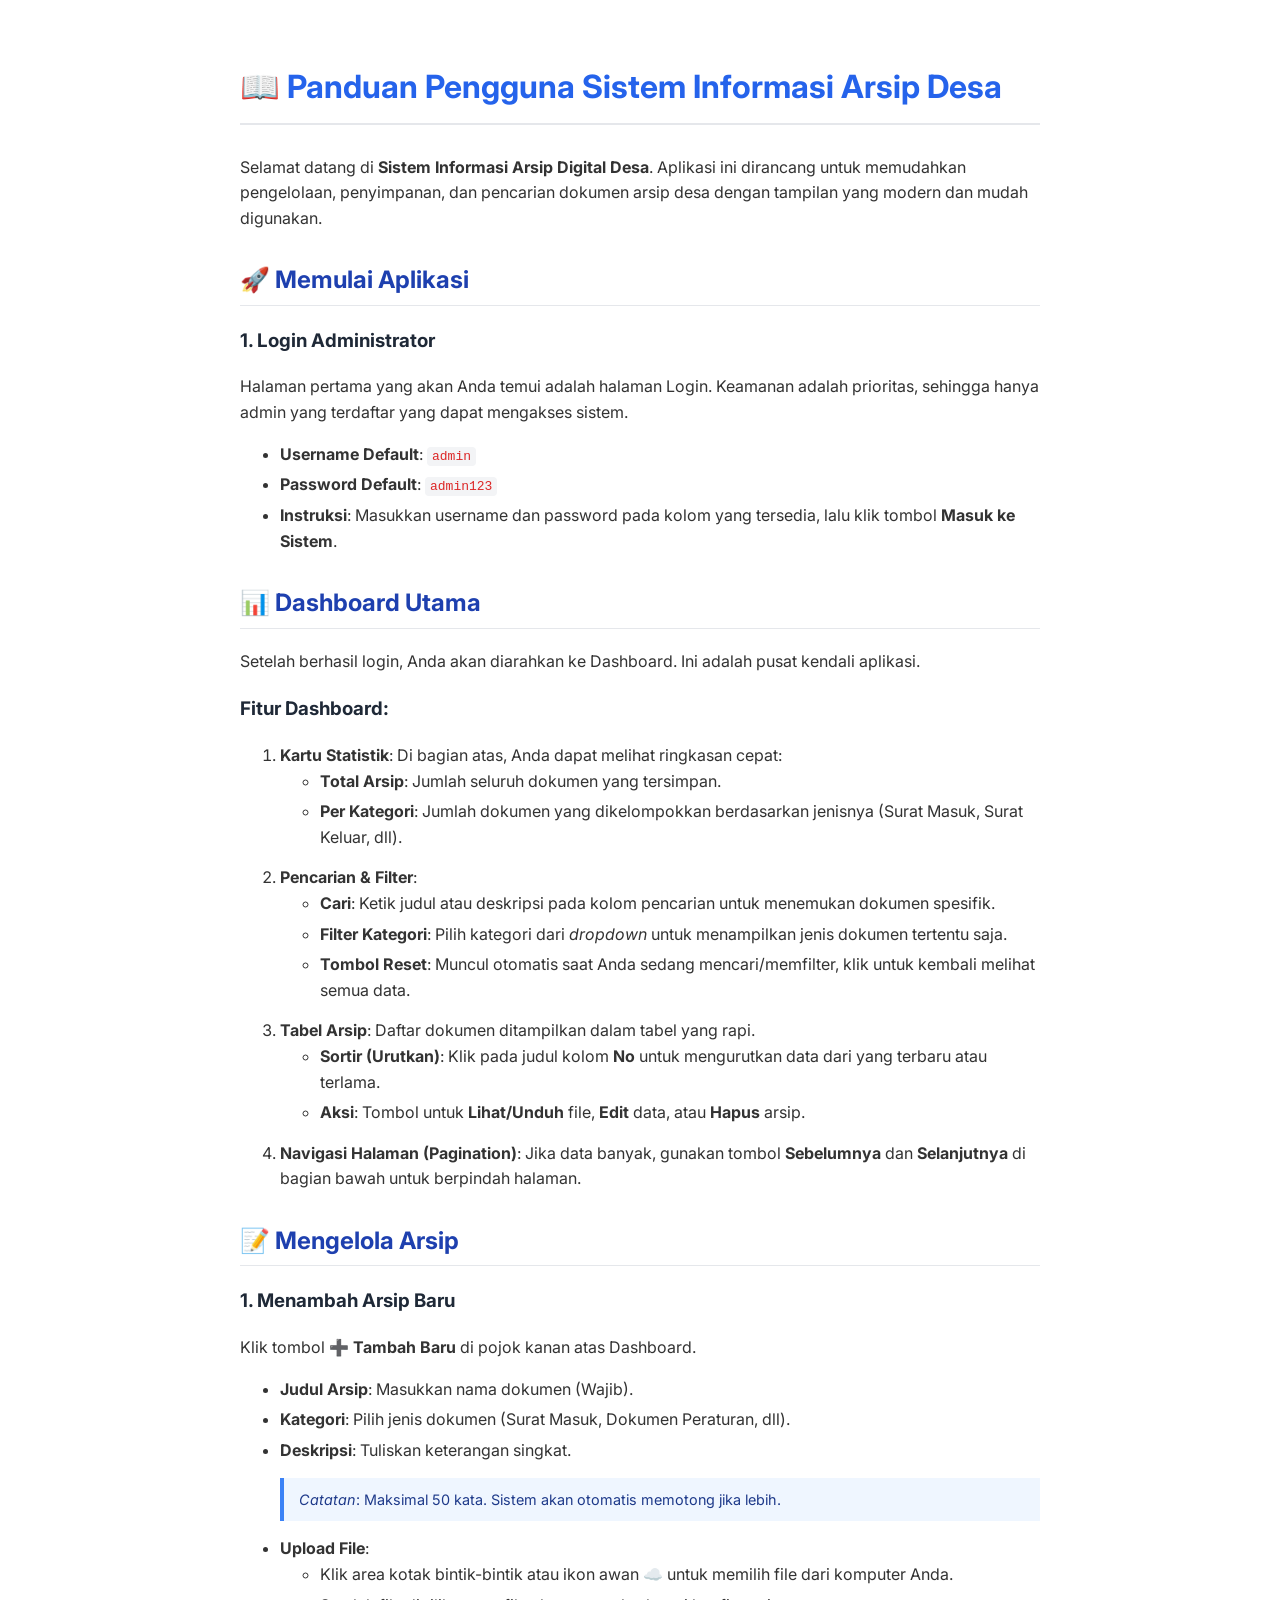
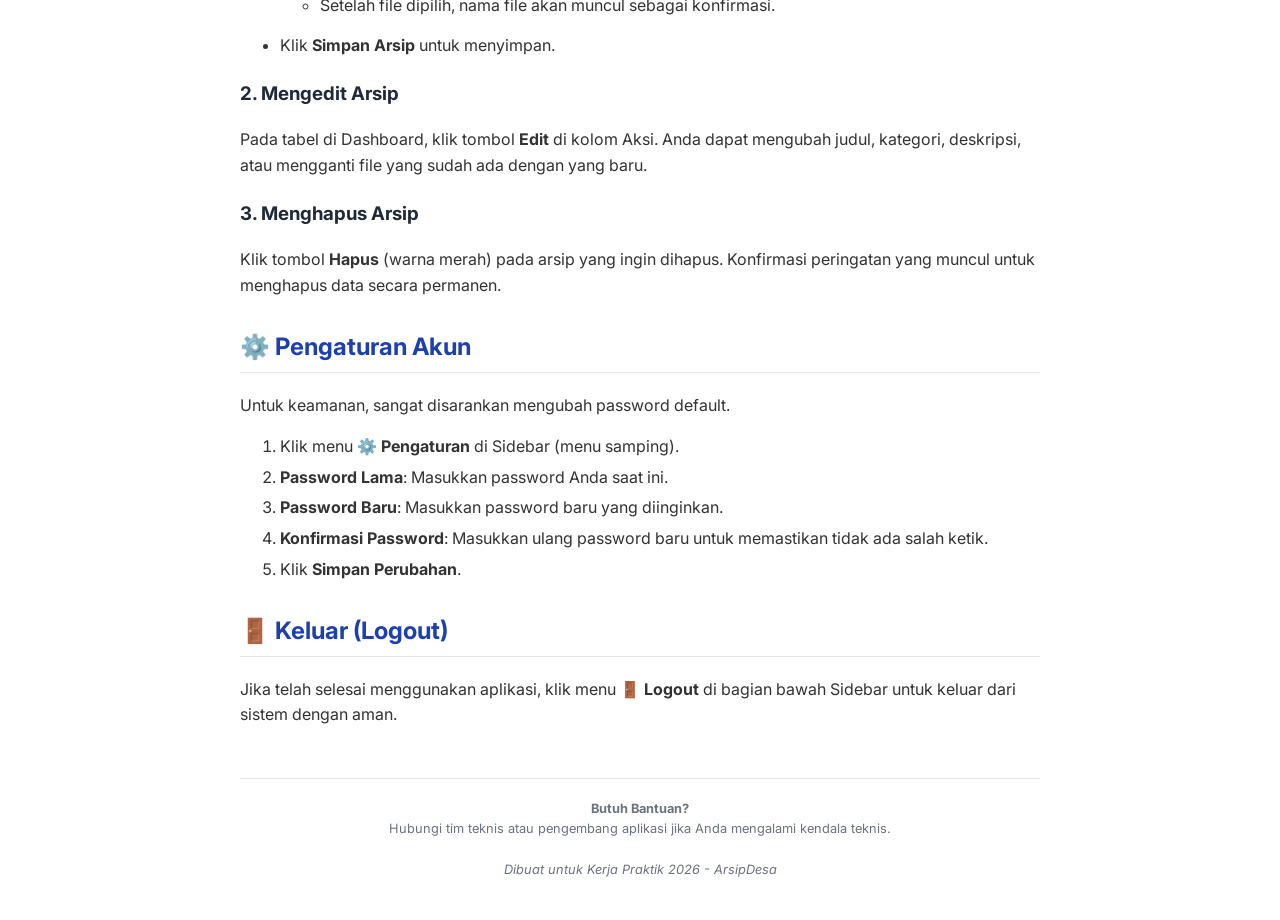
<file: USER_GUIDE.html>
<!DOCTYPE html>
<html lang="id">

<head>
    <meta charset="UTF-8">
    <meta name="viewport" content="width=device-width, initial-scale=1.0">
    <title>Panduan Pengguna - Sistem Arsip Desa</title>
    <link href="https://fonts.googleapis.com/css2?family=Inter:wght@400;500;600;700&display=swap" rel="stylesheet">
    <style>
        body {
            font-family: 'Inter', sans-serif;
            line-height: 1.6;
            color: #333;
            max-width: 800px;
            margin: 0 auto;
            padding: 40px;
        }

        h1 {
            color: #2563eb;
            border-bottom: 2px solid #e5e7eb;
            padding-bottom: 10px;
            margin-bottom: 30px;
        }

        h2 {
            color: #1e40af;
            margin-top: 30px;
            border-bottom: 1px solid #e5e7eb;
            padding-bottom: 5px;
        }

        h3 {
            color: #1f2937;
            margin-top: 20px;
        }

        ul,
        ol {
            margin-bottom: 15px;
        }

        li {
            margin-bottom: 5px;
        }

        code {
            background-color: #f3f4f6;
            padding: 2px 5px;
            border-radius: 4px;
            font-family: monospace;
            color: #dc2626;
        }

        .note {
            background-color: #eff6ff;
            border-left: 4px solid #3b82f6;
            padding: 10px 15px;
            margin: 15px 0;
            font-size: 0.9em;
            color: #1e3a8a;
        }

        .footer {
            margin-top: 50px;
            padding-top: 20px;
            border-top: 1px solid #e5e7eb;
            text-align: center;
            font-size: 0.8em;
            color: #6b7280;
        }

        @media print {
            body {
                padding: 0;
                margin: 20mm;
            }

            a {
                text-decoration: none;
                color: #000;
            }
        }
    </style>
</head>

<body>
    <h1>📖 Panduan Pengguna Sistem Informasi Arsip Desa</h1>

    <p>Selamat datang di <strong>Sistem Informasi Arsip Digital Desa</strong>. Aplikasi ini dirancang untuk memudahkan
        pengelolaan, penyimpanan, dan pencarian dokumen arsip desa dengan tampilan yang modern dan mudah digunakan.</p>

    <h2>🚀 Memulai Aplikasi</h2>

    <h3>1. Login Administrator</h3>
    <p>Halaman pertama yang akan Anda temui adalah halaman Login. Keamanan adalah prioritas, sehingga hanya admin yang
        terdaftar yang dapat mengakses sistem.</p>
    <ul>
        <li><strong>Username Default</strong>: <code>admin</code></li>
        <li><strong>Password Default</strong>: <code>admin123</code></li>
        <li><strong>Instruksi</strong>: Masukkan username dan password pada kolom yang tersedia, lalu klik tombol
            <strong>Masuk ke Sistem</strong>.</li>
    </ul>

    <h2>📊 Dashboard Utama</h2>
    <p>Setelah berhasil login, Anda akan diarahkan ke Dashboard. Ini adalah pusat kendali aplikasi.</p>

    <h3>Fitur Dashboard:</h3>
    <ol>
        <li>
            <strong>Kartu Statistik</strong>: Di bagian atas, Anda dapat melihat ringkasan cepat:
            <ul>
                <li><strong>Total Arsip</strong>: Jumlah seluruh dokumen yang tersimpan.</li>
                <li><strong>Per Kategori</strong>: Jumlah dokumen yang dikelompokkan berdasarkan jenisnya (Surat Masuk,
                    Surat Keluar, dll).</li>
            </ul>
        </li>
        <li>
            <strong>Pencarian & Filter</strong>:
            <ul>
                <li><strong>Cari</strong>: Ketik judul atau deskripsi pada kolom pencarian untuk menemukan dokumen
                    spesifik.</li>
                <li><strong>Filter Kategori</strong>: Pilih kategori dari <em>dropdown</em> untuk menampilkan jenis
                    dokumen tertentu saja.</li>
                <li><strong>Tombol Reset</strong>: Muncul otomatis saat Anda sedang mencari/memfilter, klik untuk
                    kembali melihat semua data.</li>
            </ul>
        </li>
        <li>
            <strong>Tabel Arsip</strong>: Daftar dokumen ditampilkan dalam tabel yang rapi.
            <ul>
                <li><strong>Sortir (Urutkan)</strong>: Klik pada judul kolom <strong>No</strong> untuk mengurutkan data
                    dari yang terbaru atau terlama.</li>
                <li><strong>Aksi</strong>: Tombol untuk <strong>Lihat/Unduh</strong> file, <strong>Edit</strong> data,
                    atau <strong>Hapus</strong> arsip.</li>
            </ul>
        </li>
        <li>
            <strong>Navigasi Halaman (Pagination)</strong>: Jika data banyak, gunakan tombol <strong>Sebelumnya</strong>
            dan <strong>Selanjutnya</strong> di bagian bawah untuk berpindah halaman.
        </li>
    </ol>

    <h2>📝 Mengelola Arsip</h2>

    <h3>1. Menambah Arsip Baru</h3>
    <p>Klik tombol <strong>➕ Tambah Baru</strong> di pojok kanan atas Dashboard.</p>
    <ul>
        <li><strong>Judul Arsip</strong>: Masukkan nama dokumen (Wajib).</li>
        <li><strong>Kategori</strong>: Pilih jenis dokumen (Surat Masuk, Dokumen Peraturan, dll).</li>
        <li><strong>Deskripsi</strong>: Tuliskan keterangan singkat.
            <div class="note"><em>Catatan</em>: Maksimal 50 kata. Sistem akan otomatis memotong jika lebih.</div>
        </li>
        <li><strong>Upload File</strong>:
            <ul>
                <li>Klik area kotak bintik-bintik atau ikon awan ☁️ untuk memilih file dari komputer Anda.</li>
                <li>Setelah file dipilih, nama file akan muncul sebagai konfirmasi.</li>
            </ul>
        </li>
        <li>Klik <strong>Simpan Arsip</strong> untuk menyimpan.</li>
    </ul>

    <h3>2. Mengedit Arsip</h3>
    <p>Pada tabel di Dashboard, klik tombol <strong>Edit</strong> di kolom Aksi. Anda dapat mengubah judul, kategori,
        deskripsi, atau mengganti file yang sudah ada dengan yang baru.</p>

    <h3>3. Menghapus Arsip</h3>
    <p>Klik tombol <strong>Hapus</strong> (warna merah) pada arsip yang ingin dihapus. Konfirmasi peringatan yang muncul
        untuk menghapus data secara permanen.</p>

    <h2>⚙️ Pengaturan Akun</h2>
    <p>Untuk keamanan, sangat disarankan mengubah password default.</p>
    <ol>
        <li>Klik menu <strong>⚙️ Pengaturan</strong> di Sidebar (menu samping).</li>
        <li><strong>Password Lama</strong>: Masukkan password Anda saat ini.</li>
        <li><strong>Password Baru</strong>: Masukkan password baru yang diinginkan.</li>
        <li><strong>Konfirmasi Password</strong>: Masukkan ulang password baru untuk memastikan tidak ada salah ketik.
        </li>
        <li>Klik <strong>Simpan Perubahan</strong>.</li>
    </ol>

    <h2>🚪 Keluar (Logout)</h2>
    <p>Jika telah selesai menggunakan aplikasi, klik menu <strong>🚪 Logout</strong> di bagian bawah Sidebar untuk
        keluar dari sistem dengan aman.</p>

    <div class="footer">
        <strong>Butuh Bantuan?</strong><br>
        Hubungi tim teknis atau pengembang aplikasi jika Anda mengalami kendala teknis.<br><br>
        <em>Dibuat untuk Kerja Praktik 2026 - ArsipDesa</em>
    </div>
</body>

</html>
</file>
